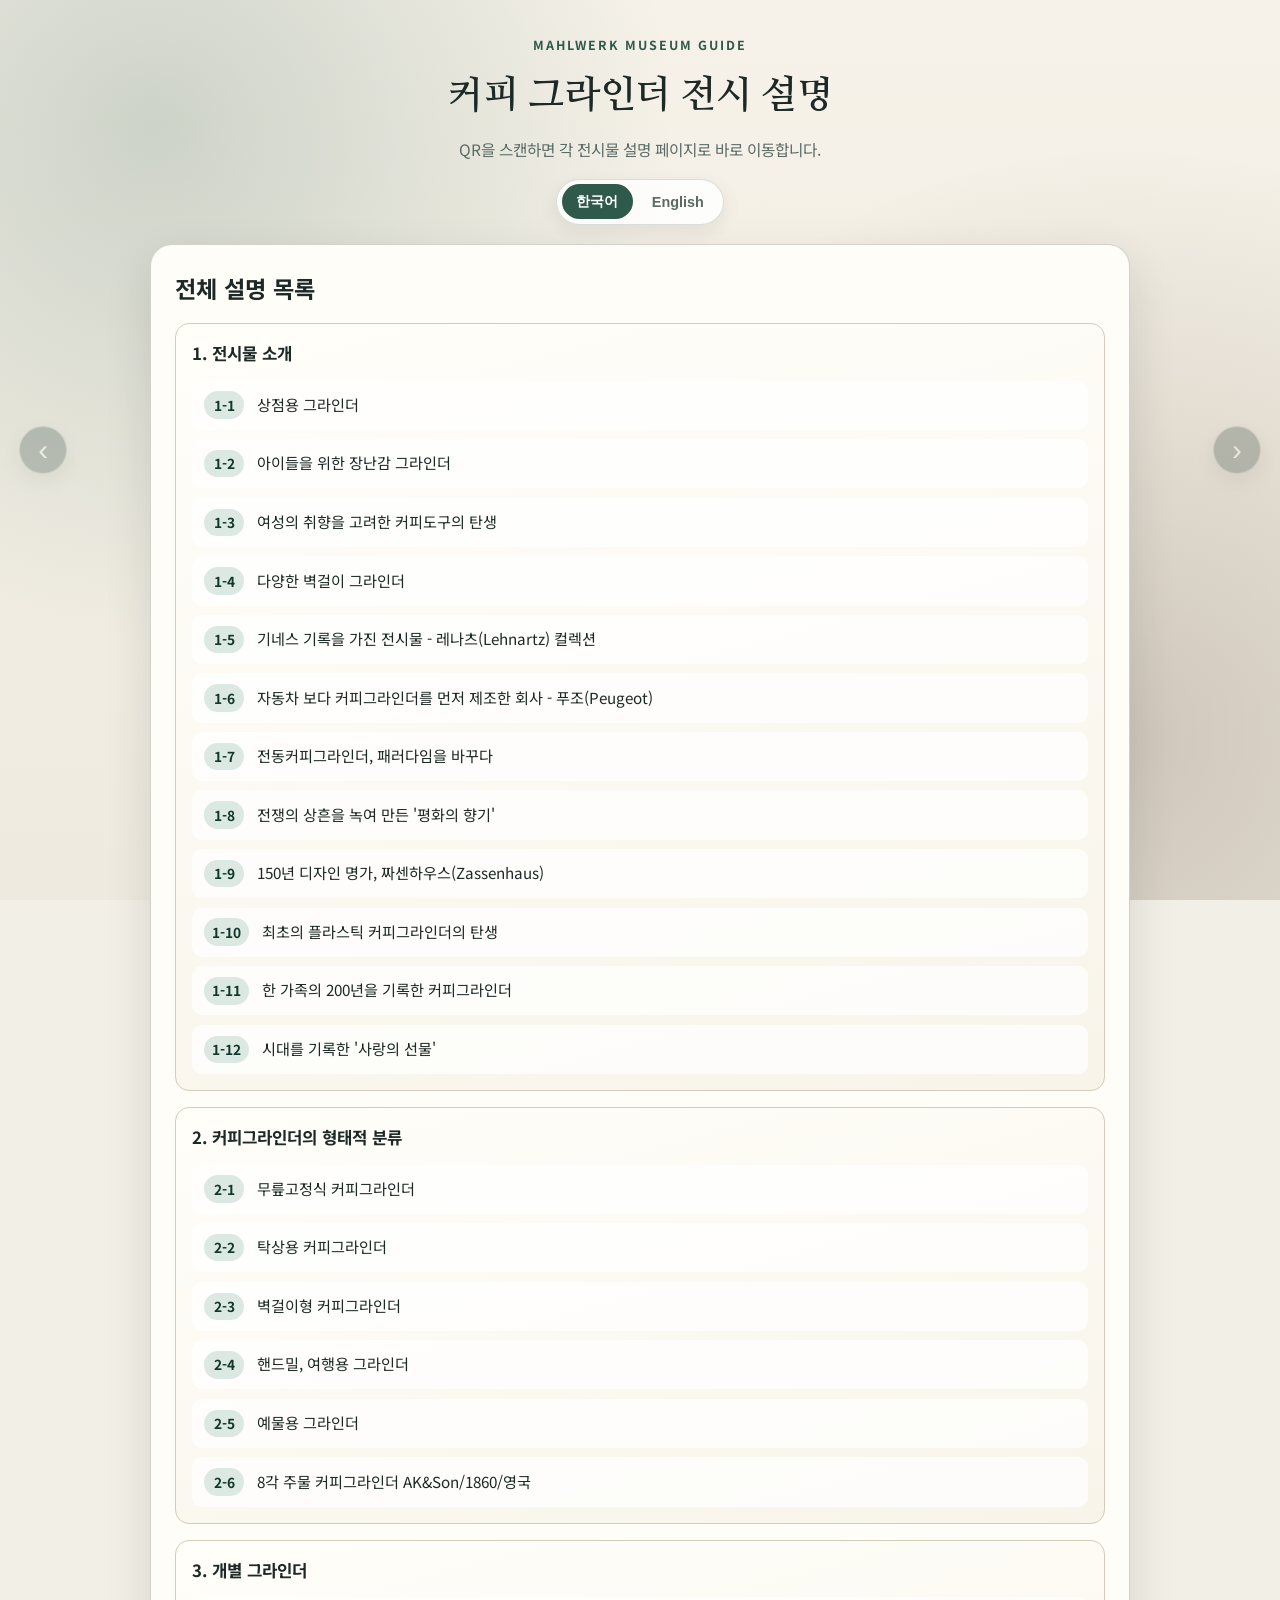
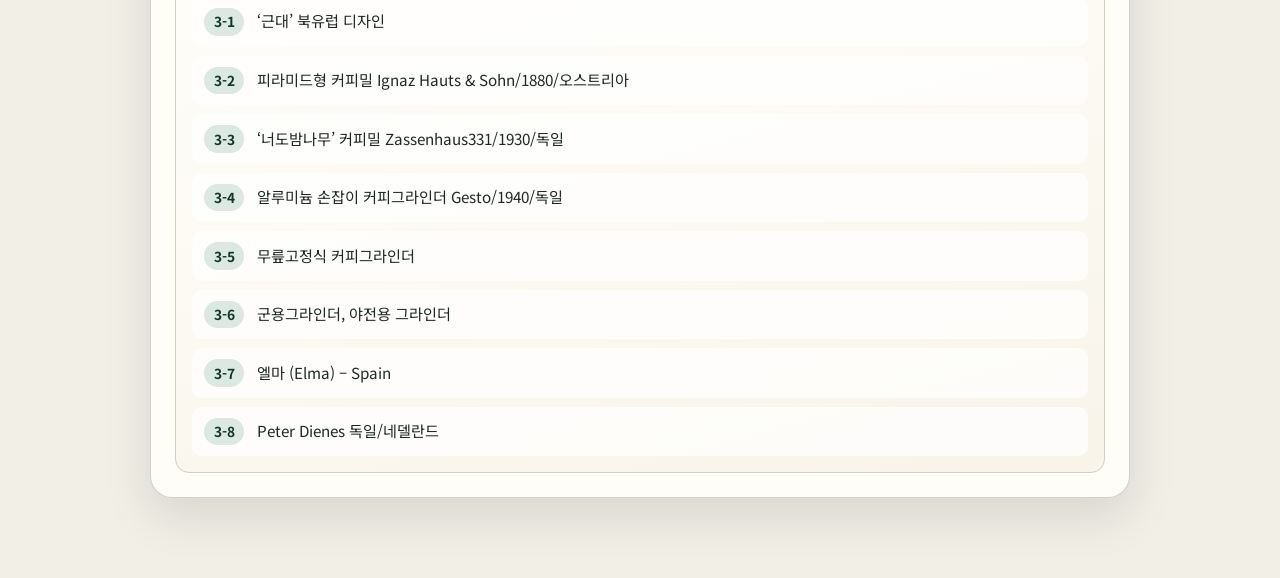
<file: index.html>
﻿<!doctype html>
<html lang="ko">
<head>
  <meta charset="utf-8">
  <meta name="viewport" content="width=device-width, initial-scale=1">
  <meta name="description" content="Mahlwerk 전시 해설 페이지">
  <title>Mahlwerk 전시 해설</title>
  <link rel="preconnect" href="https://fonts.googleapis.com">
  <link rel="preconnect" href="https://fonts.gstatic.com" crossorigin>
  <link href="https://fonts.googleapis.com/css2?family=Noto+Sans+KR:wght@400;500;700;800&family=Nanum+Myeongjo:wght@700;800&display=swap" rel="stylesheet">
  <link rel="stylesheet" href="styles.css">
</head>
<body>
  <div class="background-layer" aria-hidden="true"></div>

  <header class="top-header">
    <p class="brand">MAHLWERK MUSEUM GUIDE</p>
    <h1 id="heroTitle">커피 그라인더 전시 설명</h1>
    <p id="heroSubtitle" class="subtitle">QR을 스캔하면 각 전시물 설명 페이지로 바로 이동합니다.</p>
    <div id="languageSwitch" class="language-switch" role="group" aria-label="언어 전환">
      <button id="langKoButton" type="button" class="language-button is-active" aria-pressed="true">한국어</button>
      <button id="langEnButton" type="button" class="language-button" aria-pressed="false">English</button>
    </div>
  </header>

  <main class="page-shell">
    <section id="loadingView" class="panel center-panel">
      <p id="loadingMessage">설명 데이터를 불러오는 중입니다...</p>
    </section>

    <section id="errorView" class="panel center-panel" hidden>
      <h2 id="errorTitle">불러오기 오류</h2>
      <p id="errorMessage"></p>
      <a id="homeLink" href="./index.html" class="solid-link">처음으로 돌아가기</a>
    </section>

    <section id="listView" class="panel" hidden>
      <div class="section-heading">
        <h2 id="listHeading">전체 설명 목록</h2>
      </div>
      <div id="pageLinks" class="section-list"></div>
    </section>

    <section id="pageView" class="panel" hidden>
      <div class="meta-area">
        <p id="pageBreadcrumb" class="breadcrumb"></p>
        <h2 id="pageTitle"></h2>
      </div>

      <section id="audioArea" class="audio-area" aria-label="오디오 해설">
        <h3 id="audioHeading">오디오 해설</h3>
        <audio id="audioPlayer" controls preload="none"></audio>
        <p id="audioHint" class="muted" hidden>이 페이지의 오디오는 준비 중입니다.</p>
      </section>

      <figure id="imageWrap" class="image-area" hidden>
        <img id="pageImage" alt="전시 이미지" loading="lazy">
        <figcaption id="imageCaption"></figcaption>
      </figure>

      <article id="pageBody" class="body-area"></article>

      <nav id="bottomNavigation" class="bottom-navigation" aria-label="페이지 이동">
        <button id="prevButton" type="button" class="nav-button">이전</button>
        <button id="listButton" type="button" class="nav-button middle">목록</button>
        <button id="nextButton" type="button" class="nav-button">다음</button>
      </nav>
    </section>
  </main>

  <div class="floating-nav" aria-hidden="false">
    <button id="floatingPrev" type="button" class="floating-arrow" aria-label="이전 페이지">&#x2039;</button>
    <button id="floatingNext" type="button" class="floating-arrow" aria-label="다음 페이지">&#x203A;</button>
  </div>

  <script type="module" src="app.js"></script>
</body>
</html>
</file>
<file: styles.css>
﻿:root {
  --bg: #f2efe6;
  --paper: #fffdf7;
  --ink: #1c2926;
  --muted: #5a6b66;
  --line: #d4ccbc;
  --accent: #2f5a4b;
  --accent-soft: #dce8e2;
  --shadow: 0 18px 48px rgba(20, 27, 24, 0.12);
  --radius-large: 22px;
  --radius-mid: 14px;
}

* {
  box-sizing: border-box;
}

body {
  margin: 0;
  min-height: 100vh;
  color: var(--ink);
  font-family: "Noto Sans KR", sans-serif;
  background: var(--bg);
  line-height: 1.65;
}

.background-layer {
  position: fixed;
  inset: 0;
  background:
    radial-gradient(circle at 12% 14%, rgba(47, 90, 75, 0.2), transparent 38%),
    radial-gradient(circle at 88% 82%, rgba(93, 67, 49, 0.22), transparent 44%),
    linear-gradient(180deg, #f6f2e9 0%, #eeeadf 100%);
  z-index: -1;
}

.top-header {
  padding: 2.2rem 1rem 1.2rem;
  text-align: center;
}

.brand {
  margin: 0;
  font-size: 0.78rem;
  letter-spacing: 0.16em;
  font-weight: 700;
  color: var(--accent);
}

h1,
h2,
h3 {
  margin: 0;
}

h1 {
  margin-top: 0.5rem;
  font-family: "Nanum Myeongjo", serif;
  font-size: clamp(1.6rem, 4vw, 2.4rem);
  letter-spacing: -0.01em;
}

.subtitle {
  margin: 0.6rem auto 0;
  color: var(--muted);
  font-size: 0.98rem;
}

.language-switch {
  display: inline-flex;
  gap: 0.3rem;
  margin-top: 1rem;
  padding: 0.28rem;
  border: 1px solid rgba(47, 90, 75, 0.18);
  border-radius: 999px;
  background: rgba(255, 255, 255, 0.82);
  box-shadow: 0 8px 20px rgba(20, 27, 24, 0.08);
}

.language-button {
  border: 0;
  border-radius: 999px;
  padding: 0.5rem 0.9rem;
  background: transparent;
  color: var(--muted);
  font-size: 0.9rem;
  font-weight: 700;
  cursor: pointer;
  transition: background-color 0.2s ease, color 0.2s ease, transform 0.2s ease;
}

.language-button:hover,
.language-button:focus-visible {
  color: var(--accent);
  transform: translateY(-1px);
}

.language-button.is-active {
  background: var(--accent);
  color: #fff;
  transform: none;
}

.page-shell {
  width: min(980px, 100% - 2rem);
  margin: 0 auto 5rem;
}

.panel {
  background: var(--paper);
  border: 1px solid rgba(105, 113, 98, 0.3);
  border-radius: var(--radius-large);
  box-shadow: var(--shadow);
  padding: 1.5rem;
}

.center-panel {
  text-align: center;
  padding: 3rem 1.2rem;
}

.section-heading {
  display: flex;
  justify-content: space-between;
  align-items: center;
  gap: 1rem;
  margin-bottom: 1rem;
}

.section-heading h2 {
  font-size: clamp(1.2rem, 2vw, 1.45rem);
}

.section-list {
  display: grid;
  gap: 1rem;
}

.section-box {
  border: 1px solid var(--line);
  border-radius: var(--radius-mid);
  padding: 1rem;
  background: linear-gradient(165deg, #fffef9 0%, #f8f4ea 100%);
}

.section-box h3 {
  font-size: 1.05rem;
  margin-bottom: 0.8rem;
}

.section-pages {
  display: grid;
  gap: 0.58rem;
}

.page-link {
  display: flex;
  align-items: baseline;
  gap: 0.8rem;
  padding: 0.62rem 0.7rem;
  border-radius: 10px;
  border: 1px solid transparent;
  text-decoration: none;
  color: var(--ink);
  background: #ffffffbf;
  transition: border-color 0.2s ease, transform 0.2s ease, background-color 0.2s ease;
}

.page-link:hover,
.page-link:focus-visible {
  border-color: var(--accent);
  background: #fff;
  transform: translateY(-1px);
}

.page-id {
  min-width: 2.5rem;
  font-size: 0.86rem;
  border-radius: 999px;
  color: #11382d;
  background: var(--accent-soft);
  text-align: center;
  padding: 0.15rem 0.5rem;
  font-weight: 700;
}

.page-link-title {
  font-size: 0.95rem;
}

.meta-area {
  margin-bottom: 0.8rem;
}

.breadcrumb {
  margin: 0;
  color: var(--muted);
  font-size: 0.88rem;
  letter-spacing: 0.02em;
}

#pageTitle {
  margin-top: 0.35rem;
  font-size: clamp(1.2rem, 2.8vw, 1.8rem);
  line-height: 1.35;
}

.audio-area {
  margin-top: 1.2rem;
  border: 1px solid var(--line);
  border-radius: var(--radius-mid);
  padding: 0.85rem;
  background: #f8f8f3;
}

.audio-area.is-disabled {
  background: #f4f2ea;
}

.audio-area h3 {
  font-size: 0.95rem;
  margin-bottom: 0.45rem;
}

audio {
  width: 100%;
}

.muted {
  margin: 0.35rem 0 0;
  font-size: 0.88rem;
  color: var(--muted);
}

.image-area {
  margin: 1.1rem 0;
}

.image-area img {
  width: 100%;
  max-height: 68vh;
  border-radius: var(--radius-mid);
  border: 1px solid var(--line);
  object-fit: contain;
  background: #fff;
}

.image-area figcaption {
  margin-top: 0.35rem;
  text-align: right;
  color: var(--muted);
  font-size: 0.82rem;
}

.body-area p {
  margin: 0 0 0.95rem;
  font-size: clamp(0.98rem, 2.2vw, 1.06rem);
  word-break: keep-all;
}

body[data-language="en"] .body-area p,
body[data-language="en"] .page-link-title,
body[data-language="en"] #pageTitle {
  word-break: normal;
}

.body-area a {
  color: #1f5c8f;
}

.bottom-navigation {
  display: grid;
  grid-template-columns: repeat(3, minmax(0, 1fr));
  gap: 0.6rem;
  margin-top: 1.2rem;
}

.nav-button {
  border: 0;
  border-radius: 12px;
  padding: 0.72rem 0.8rem;
  font-size: 0.95rem;
  font-weight: 700;
  cursor: pointer;
  color: #fff;
  background: var(--accent);
}

.nav-button.middle {
  background: #5b4d3f;
}

.nav-button:disabled {
  opacity: 0.42;
  cursor: not-allowed;
}

.floating-nav {
  pointer-events: none;
}

.floating-arrow {
  pointer-events: auto;
  position: fixed;
  top: 50%;
  transform: translateY(-50%);
  width: 3rem;
  height: 3rem;
  border-radius: 999px;
  border: 1px solid rgba(255, 255, 255, 0.45);
  background: rgba(26, 52, 44, 0.84);
  color: #fff;
  font-size: 1.85rem;
  line-height: 1;
  cursor: pointer;
  box-shadow: 0 8px 24px rgba(0, 0, 0, 0.2);
}

#floatingPrev {
  left: 1.2rem;
}

#floatingNext {
  right: 1.2rem;
}

.floating-arrow:disabled {
  opacity: 0.28;
  cursor: not-allowed;
}

.solid-link,
.outline-link {
  display: inline-flex;
  align-items: center;
  justify-content: center;
  border-radius: 999px;
  padding: 0.5rem 0.95rem;
  text-decoration: none;
  font-size: 0.88rem;
  font-weight: 700;
}

.solid-link {
  background: var(--accent);
  color: #fff;
}

.outline-link {
  color: var(--accent);
  border: 1px solid var(--accent);
  background: #fff;
}

@media (max-width: 960px) {
  .floating-arrow {
    top: auto;
    bottom: 1rem;
    transform: none;
  }

  #floatingPrev {
    left: 1rem;
  }

  #floatingNext {
    right: 1rem;
  }
}

@media (max-width: 640px) {
  .panel {
    padding: 1.1rem;
    border-radius: 16px;
  }

  .top-header {
    padding-top: 1.4rem;
  }

  .subtitle {
    font-size: 0.9rem;
  }

  .language-switch {
    width: 100%;
    justify-content: center;
  }

  .page-link {
    gap: 0.58rem;
  }

  .page-link-title {
    font-size: 0.9rem;
  }

  .floating-arrow {
    width: 2.65rem;
    height: 2.65rem;
    font-size: 1.55rem;
  }
}
</file>
